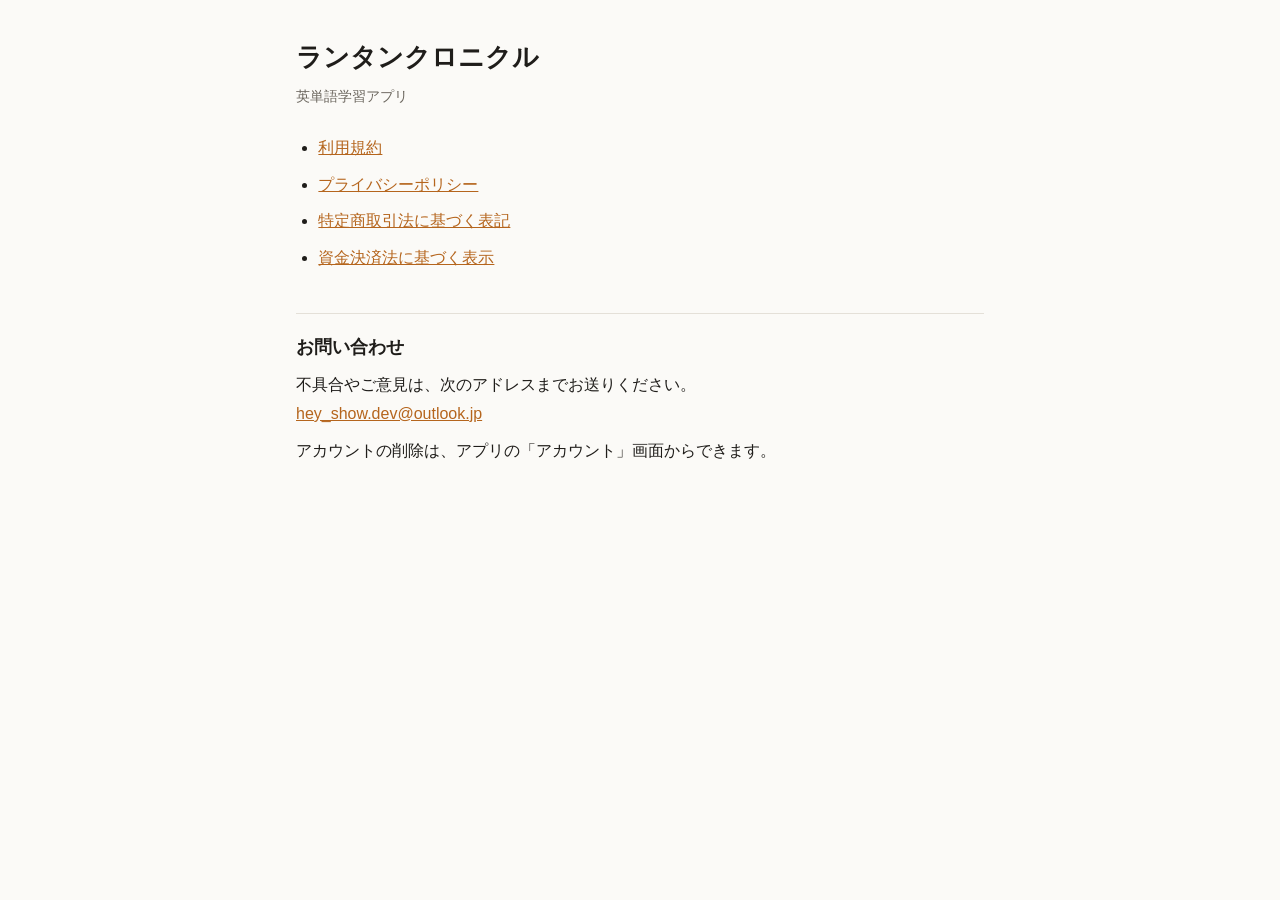
<file: index.html>
<!doctype html>
<html lang="ja">
<head>
<meta charset="utf-8">
<meta name="viewport" content="width=device-width, initial-scale=1">
<title>ランタンクロニクル サポート</title>
<link rel="stylesheet" href="style.css">
</head>
<body>
<main>
<h1>ランタンクロニクル</h1>
<p class="meta">英単語学習アプリ</p>
<ul>
  <li><a href="terms.html">利用規約</a></li>
  <li><a href="privacy.html">プライバシーポリシー</a></li>
  <li><a href="tokushoho.html">特定商取引法に基づく表記</a></li>
  <li><a href="shikin.html">資金決済法に基づく表示</a></li>
</ul>
<h2>お問い合わせ</h2>
<p>不具合やご意見は、次のアドレスまでお送りください。<br>
<a href="mailto:hey_show.dev@outlook.jp">hey_show.dev@outlook.jp</a></p>
<p>アカウントの削除は、アプリの「アカウント」画面からできます。</p>
</main>
</body>
</html>
</file>
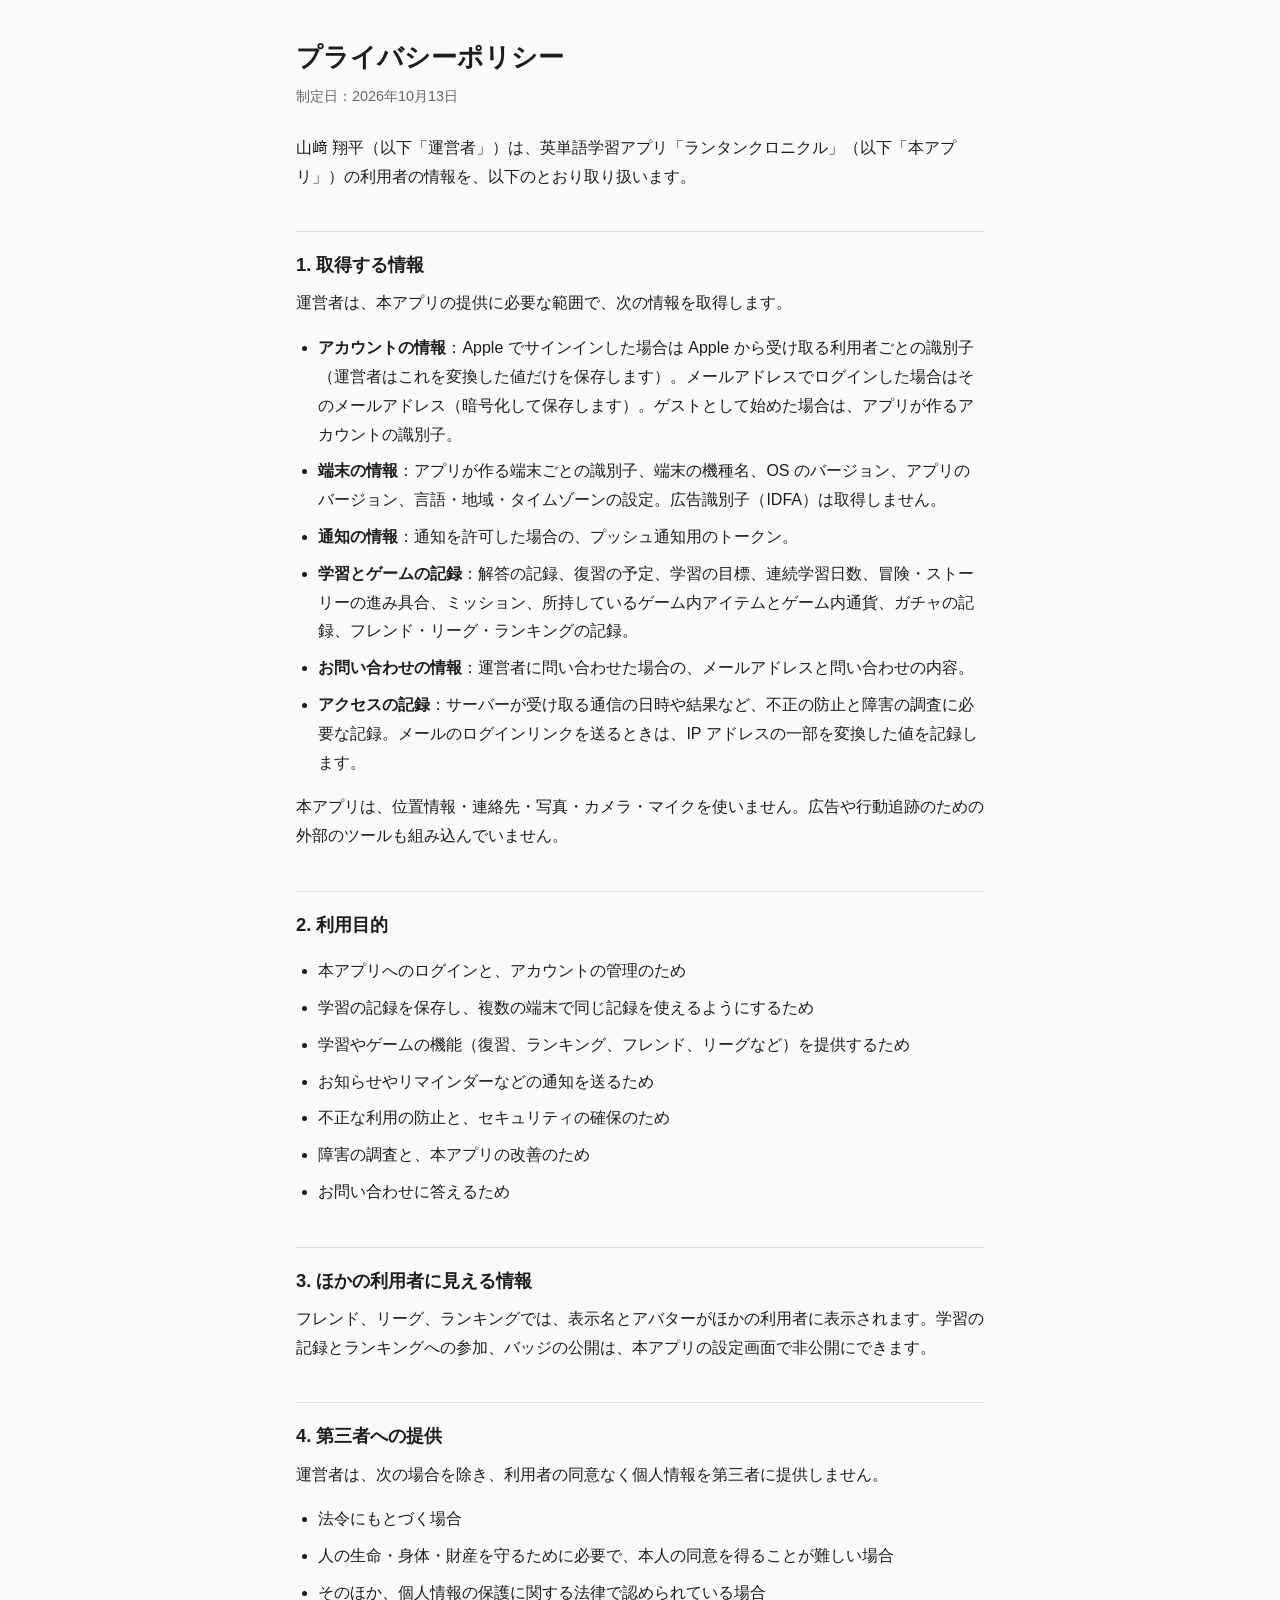
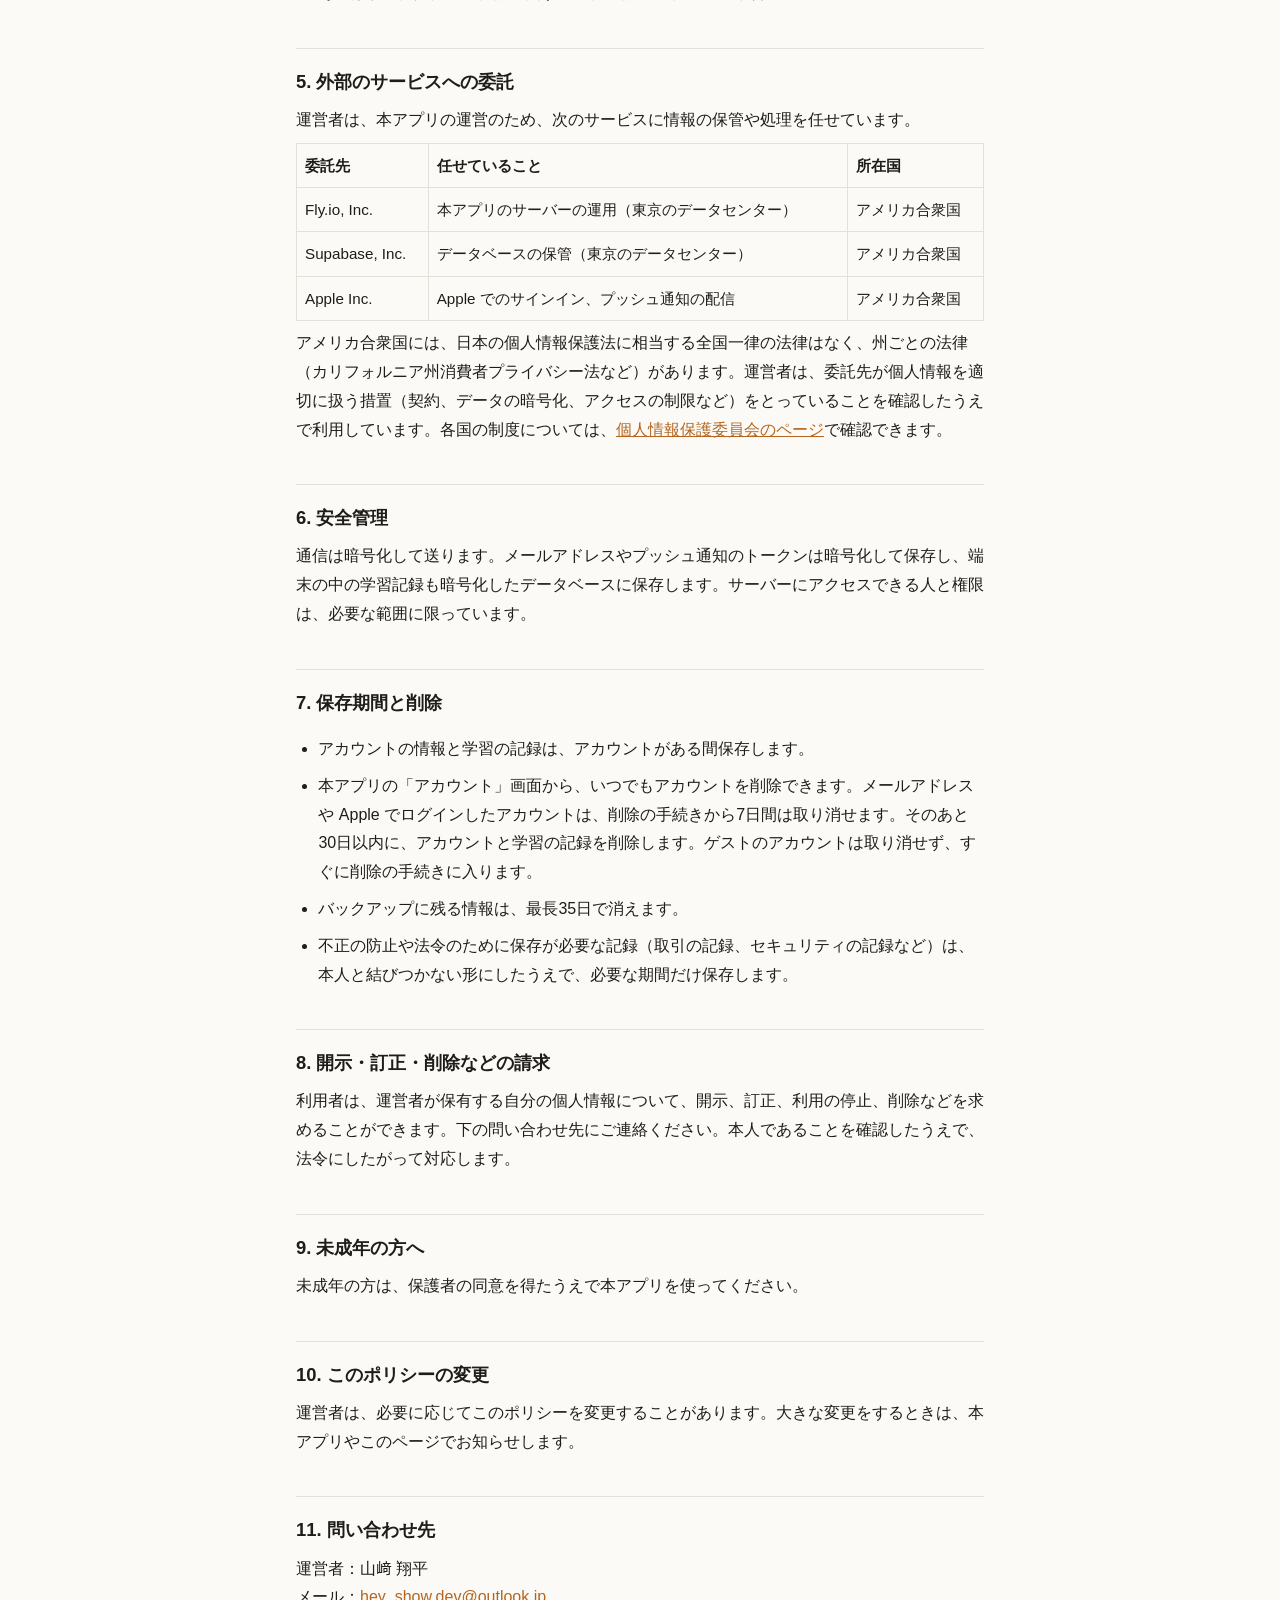
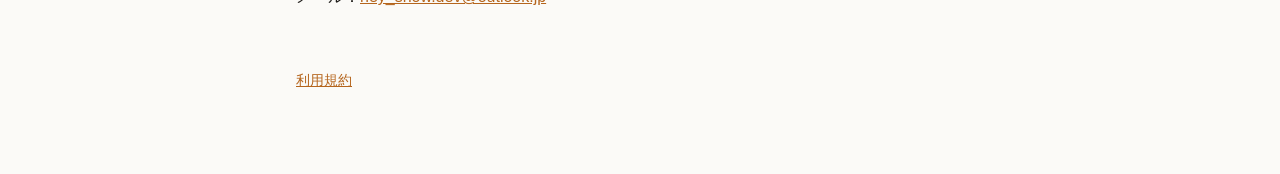
<file: privacy.html>
<!doctype html>
<html lang="ja">
<head>
<meta charset="utf-8">
<meta name="viewport" content="width=device-width, initial-scale=1">
<title>プライバシーポリシー</title>
<link rel="stylesheet" href="style.css">
</head>
<body>
<main>
<h1>プライバシーポリシー</h1>
<p class="meta">制定日：2026年10月13日</p>

<p>山﨑 翔平（以下「運営者」）は、英単語学習アプリ「ランタンクロニクル」（以下「本アプリ」）の利用者の情報を、以下のとおり取り扱います。</p>

<h2>1. 取得する情報</h2>
<p>運営者は、本アプリの提供に必要な範囲で、次の情報を取得します。</p>
<ul>
  <li><strong>アカウントの情報</strong>：Apple でサインインした場合は Apple から受け取る利用者ごとの識別子（運営者はこれを変換した値だけを保存します）。メールアドレスでログインした場合はそのメールアドレス（暗号化して保存します）。ゲストとして始めた場合は、アプリが作るアカウントの識別子。</li>
  <li><strong>端末の情報</strong>：アプリが作る端末ごとの識別子、端末の機種名、OS のバージョン、アプリのバージョン、言語・地域・タイムゾーンの設定。広告識別子（IDFA）は取得しません。</li>
  <li><strong>通知の情報</strong>：通知を許可した場合の、プッシュ通知用のトークン。</li>
  <li><strong>学習とゲームの記録</strong>：解答の記録、復習の予定、学習の目標、連続学習日数、冒険・ストーリーの進み具合、ミッション、所持しているゲーム内アイテムとゲーム内通貨、ガチャの記録、フレンド・リーグ・ランキングの記録。</li>
  <li><strong>お問い合わせの情報</strong>：運営者に問い合わせた場合の、メールアドレスと問い合わせの内容。</li>
  <li><strong>アクセスの記録</strong>：サーバーが受け取る通信の日時や結果など、不正の防止と障害の調査に必要な記録。メールのログインリンクを送るときは、IP アドレスの一部を変換した値を記録します。</li>
</ul>
<p>本アプリは、位置情報・連絡先・写真・カメラ・マイクを使いません。広告や行動追跡のための外部のツールも組み込んでいません。</p>

<h2>2. 利用目的</h2>
<ul>
  <li>本アプリへのログインと、アカウントの管理のため</li>
  <li>学習の記録を保存し、複数の端末で同じ記録を使えるようにするため</li>
  <li>学習やゲームの機能（復習、ランキング、フレンド、リーグなど）を提供するため</li>
  <li>お知らせやリマインダーなどの通知を送るため</li>
  <li>不正な利用の防止と、セキュリティの確保のため</li>
  <li>障害の調査と、本アプリの改善のため</li>
  <li>お問い合わせに答えるため</li>
</ul>

<h2>3. ほかの利用者に見える情報</h2>
<p>フレンド、リーグ、ランキングでは、表示名とアバターがほかの利用者に表示されます。学習の記録とランキングへの参加、バッジの公開は、本アプリの設定画面で非公開にできます。</p>

<h2>4. 第三者への提供</h2>
<p>運営者は、次の場合を除き、利用者の同意なく個人情報を第三者に提供しません。</p>
<ul>
  <li>法令にもとづく場合</li>
  <li>人の生命・身体・財産を守るために必要で、本人の同意を得ることが難しい場合</li>
  <li>そのほか、個人情報の保護に関する法律で認められている場合</li>
</ul>

<h2>5. 外部のサービスへの委託</h2>
<p>運営者は、本アプリの運営のため、次のサービスに情報の保管や処理を任せています。</p>
<table>
  <tr><th>委託先</th><th>任せていること</th><th>所在国</th></tr>
  <tr><td>Fly.io, Inc.</td><td>本アプリのサーバーの運用（東京のデータセンター）</td><td>アメリカ合衆国</td></tr>
  <tr><td>Supabase, Inc.</td><td>データベースの保管（東京のデータセンター）</td><td>アメリカ合衆国</td></tr>
  <tr><td>Apple Inc.</td><td>Apple でのサインイン、プッシュ通知の配信</td><td>アメリカ合衆国</td></tr>
</table>
<p>アメリカ合衆国には、日本の個人情報保護法に相当する全国一律の法律はなく、州ごとの法律（カリフォルニア州消費者プライバシー法など）があります。運営者は、委託先が個人情報を適切に扱う措置（契約、データの暗号化、アクセスの制限など）をとっていることを確認したうえで利用しています。各国の制度については、<a href="https://www.ppc.go.jp/personalinfo/legal/kaiseihogohou/#gaikoku" rel="noopener">個人情報保護委員会のページ</a>で確認できます。</p>

<h2>6. 安全管理</h2>
<p>通信は暗号化して送ります。メールアドレスやプッシュ通知のトークンは暗号化して保存し、端末の中の学習記録も暗号化したデータベースに保存します。サーバーにアクセスできる人と権限は、必要な範囲に限っています。</p>

<h2>7. 保存期間と削除</h2>
<ul>
  <li>アカウントの情報と学習の記録は、アカウントがある間保存します。</li>
  <li>本アプリの「アカウント」画面から、いつでもアカウントを削除できます。メールアドレスや Apple でログインしたアカウントは、削除の手続きから7日間は取り消せます。そのあと30日以内に、アカウントと学習の記録を削除します。ゲストのアカウントは取り消せず、すぐに削除の手続きに入ります。</li>
  <li>バックアップに残る情報は、最長35日で消えます。</li>
  <li>不正の防止や法令のために保存が必要な記録（取引の記録、セキュリティの記録など）は、本人と結びつかない形にしたうえで、必要な期間だけ保存します。</li>
</ul>

<h2>8. 開示・訂正・削除などの請求</h2>
<p>利用者は、運営者が保有する自分の個人情報について、開示、訂正、利用の停止、削除などを求めることができます。下の問い合わせ先にご連絡ください。本人であることを確認したうえで、法令にしたがって対応します。</p>

<h2>9. 未成年の方へ</h2>
<p>未成年の方は、保護者の同意を得たうえで本アプリを使ってください。</p>

<h2>10. このポリシーの変更</h2>
<p>運営者は、必要に応じてこのポリシーを変更することがあります。大きな変更をするときは、本アプリやこのページでお知らせします。</p>

<h2>11. 問い合わせ先</h2>
<p>運営者：山﨑 翔平<br>
メール：<a href="mailto:hey_show.dev@outlook.jp">hey_show.dev@outlook.jp</a></p>

<footer><a href="terms.html">利用規約</a></footer>
</main>
</body>
</html>
</file>
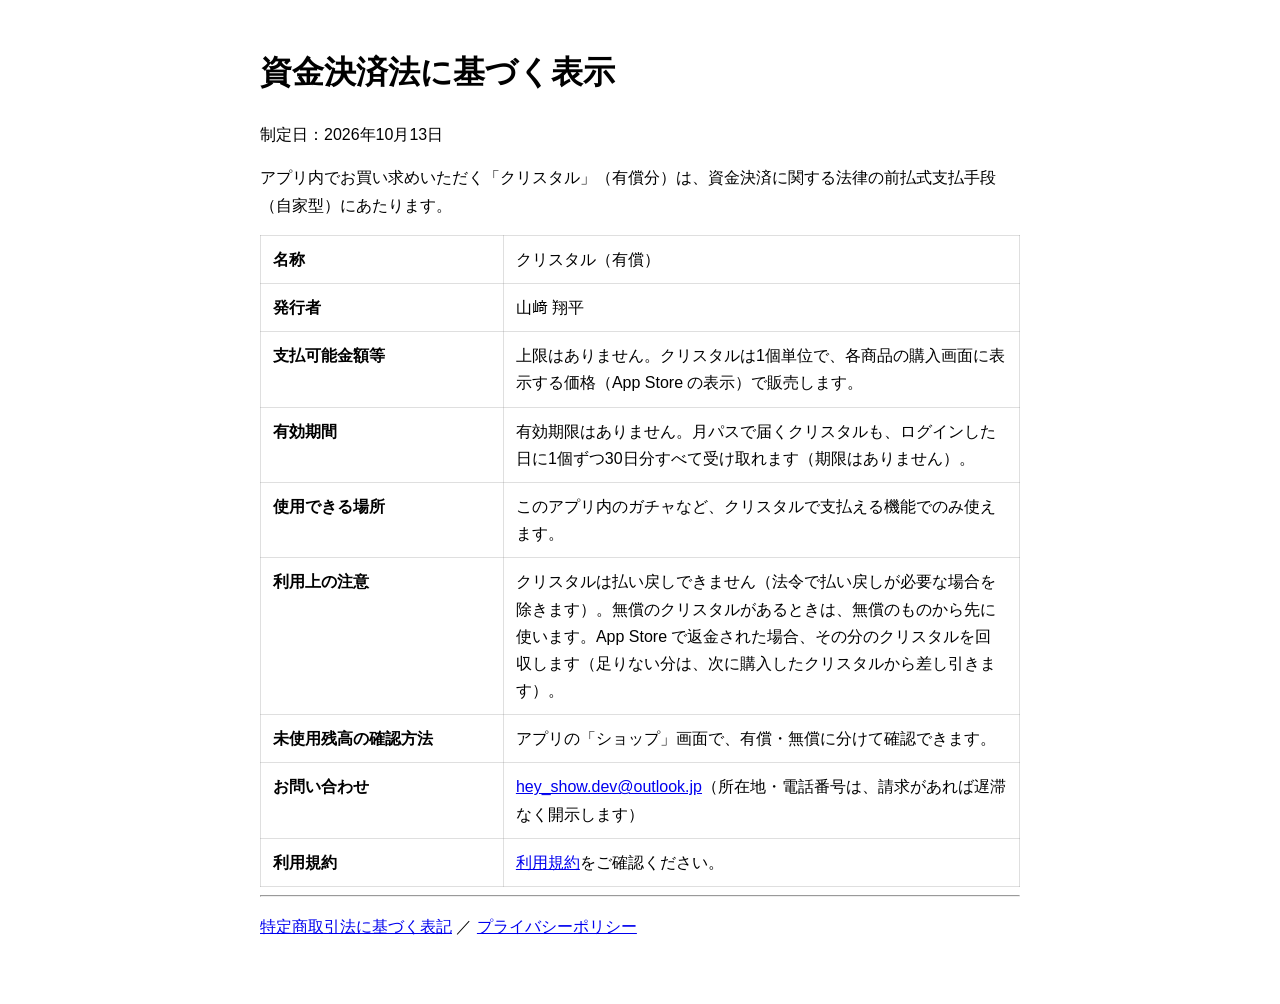
<file: shikin.html>
<!doctype html>
<html lang="ja">
<head>
<meta charset="utf-8">
<meta name="viewport" content="width=device-width, initial-scale=1">
<title>資金決済法に基づく表示</title>
<style>
  :root { color-scheme: light dark; }
  body { font-family: -apple-system, "Hiragino Sans", "Noto Sans JP", sans-serif; line-height: 1.7; max-width: 760px; margin: 0 auto; padding: 24px 16px 48px; }
  table { border-collapse: collapse; width: 100%; }
  th, td { border: 1px solid #8884; padding: 10px 12px; text-align: left; vertical-align: top; }
  th { width: 32%; font-weight: 600; }
</style>
</head>
<body>
<!--
  Draft for the lead. 資金決済法 第13条の表示義務は、基準日（3月31日・9月30日）の未使用残高が
  1,000万円を超えて自家型前払式支払手段の届出をした後に義務になる。それまでは任意の表示として掲げる。
  未使用残高は packages/database/scripts/report-prepaid-balance.ts（読み取り専用）で確認する。
-->
<h1>資金決済法に基づく表示</h1>
<p>制定日：2026年10月13日</p>
<p>アプリ内でお買い求めいただく「クリスタル」（有償分）は、資金決済に関する法律の前払式支払手段（自家型）にあたります。</p>

<table>
  <tr><th>名称</th><td>クリスタル（有償）</td></tr>
  <tr><th>発行者</th><td>山﨑 翔平</td></tr>
  <tr><th>支払可能金額等</th><td>上限はありません。クリスタルは1個単位で、各商品の購入画面に表示する価格（App Store の表示）で販売します。</td></tr>
  <tr><th>有効期間</th><td>有効期限はありません。月パスで届くクリスタルも、ログインした日に1個ずつ30日分すべて受け取れます（期限はありません）。</td></tr>
  <tr><th>使用できる場所</th><td>このアプリ内のガチャなど、クリスタルで支払える機能でのみ使えます。</td></tr>
  <tr><th>利用上の注意</th><td>
    クリスタルは払い戻しできません（法令で払い戻しが必要な場合を除きます）。無償のクリスタルがあるときは、無償のものから先に使います。App Store で返金された場合、その分のクリスタルを回収します（足りない分は、次に購入したクリスタルから差し引きます）。
  </td></tr>
  <tr><th>未使用残高の確認方法</th><td>アプリの「ショップ」画面で、有償・無償に分けて確認できます。</td></tr>
  <tr><th>お問い合わせ</th><td><a href="mailto:hey_show.dev@outlook.jp">hey_show.dev@outlook.jp</a>（所在地・電話番号は、請求があれば遅滞なく開示します）</td></tr>
  <tr><th>利用規約</th><td><a href="terms.html">利用規約</a>をご確認ください。</td></tr>
</table>

<hr>
<p><a href="tokushoho.html">特定商取引法に基づく表記</a> ／ <a href="privacy.html">プライバシーポリシー</a></p>
</body>
</html>
</file>
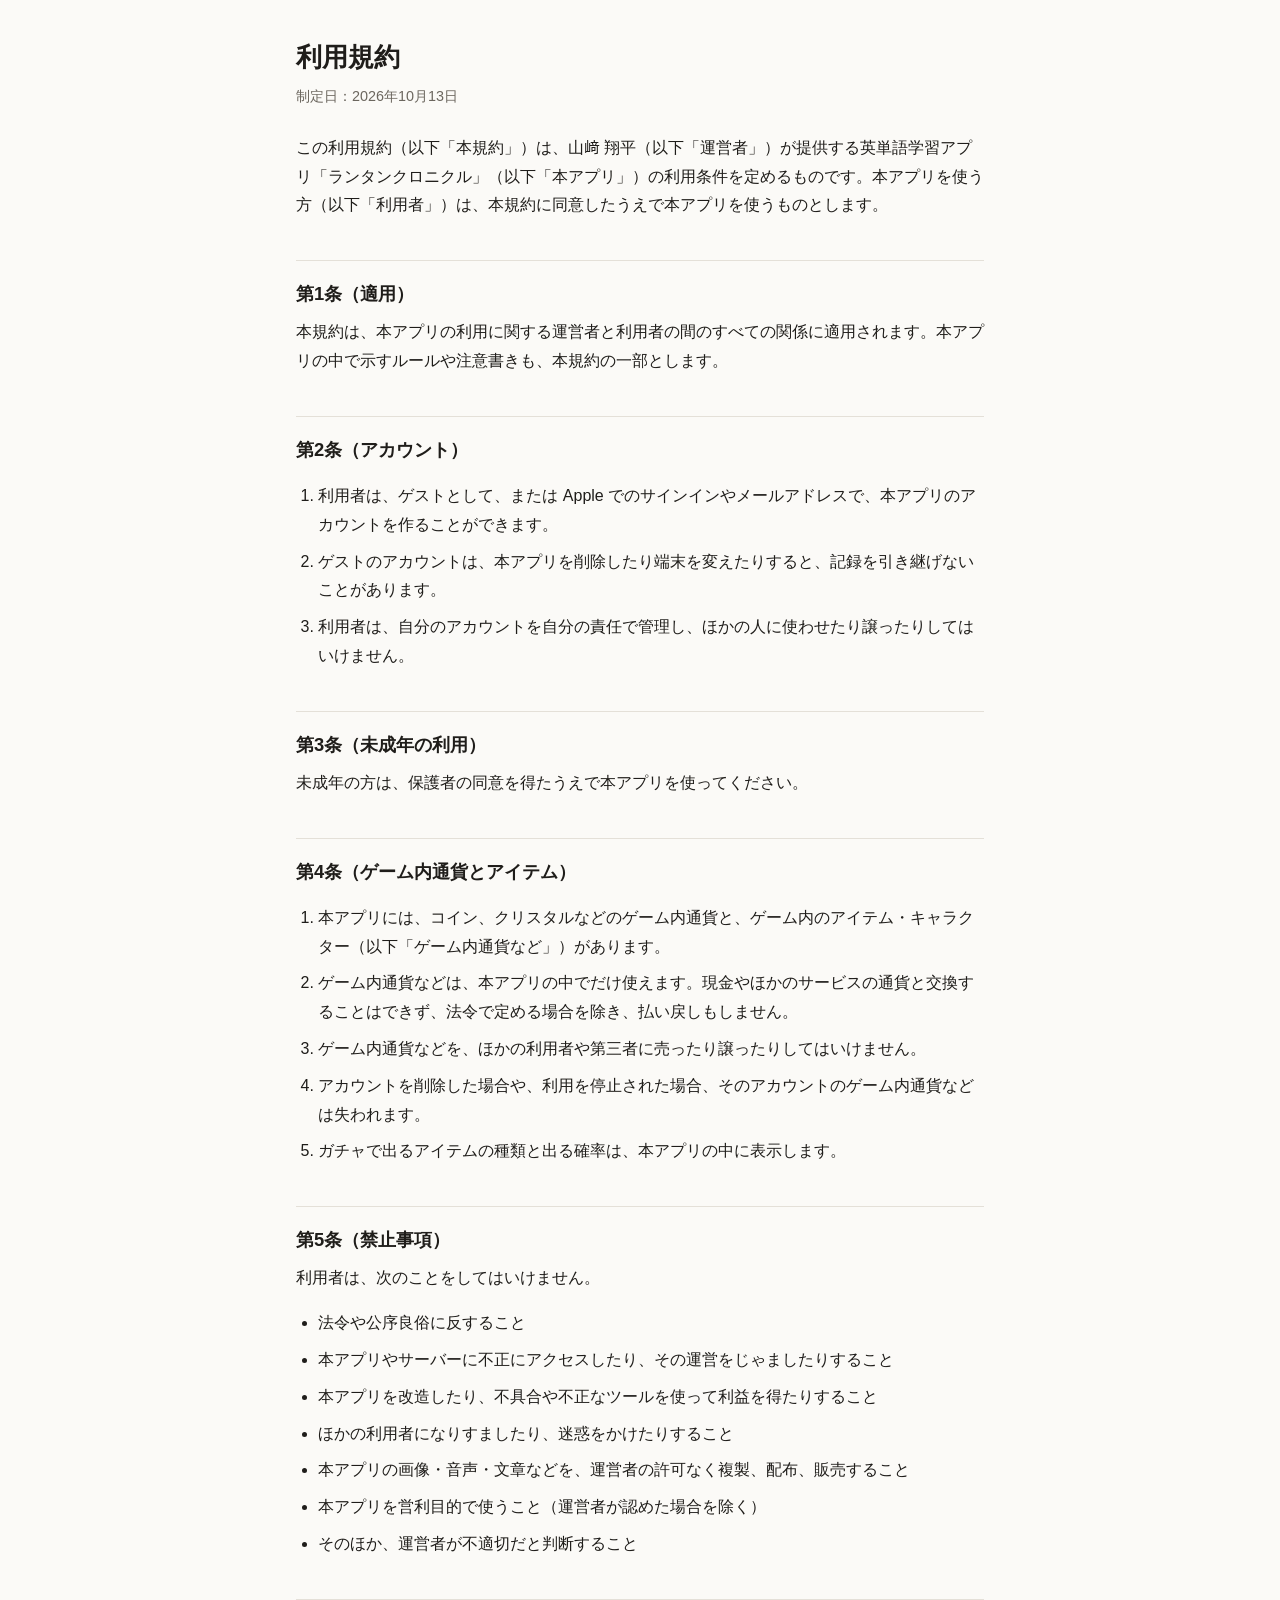
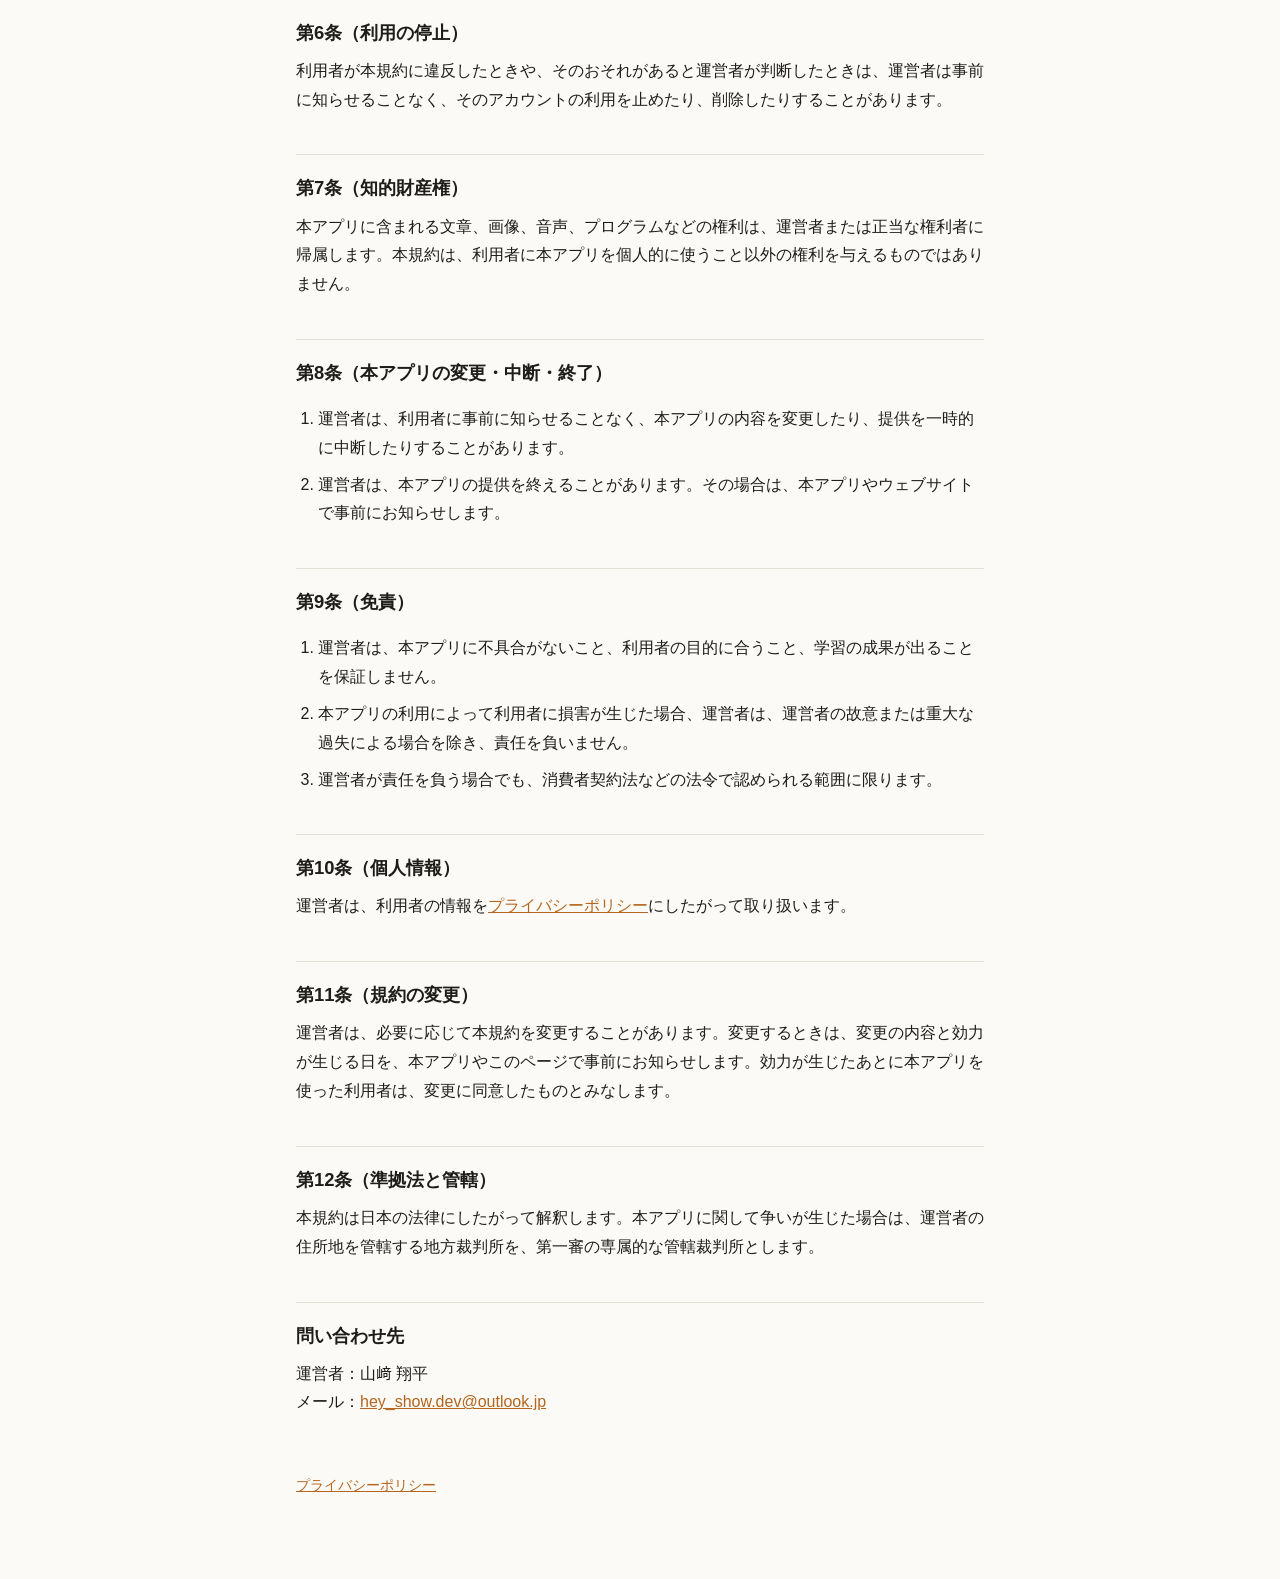
<file: terms.html>
<!doctype html>
<html lang="ja">
<head>
<meta charset="utf-8">
<meta name="viewport" content="width=device-width, initial-scale=1">
<title>利用規約</title>
<link rel="stylesheet" href="style.css">
</head>
<body>
<main>
<h1>利用規約</h1>
<p class="meta">制定日：2026年10月13日</p>

<p>この利用規約（以下「本規約」）は、山﨑 翔平（以下「運営者」）が提供する英単語学習アプリ「ランタンクロニクル」（以下「本アプリ」）の利用条件を定めるものです。本アプリを使う方（以下「利用者」）は、本規約に同意したうえで本アプリを使うものとします。</p>

<h2>第1条（適用）</h2>
<p>本規約は、本アプリの利用に関する運営者と利用者の間のすべての関係に適用されます。本アプリの中で示すルールや注意書きも、本規約の一部とします。</p>

<h2>第2条（アカウント）</h2>
<ol>
  <li>利用者は、ゲストとして、または Apple でのサインインやメールアドレスで、本アプリのアカウントを作ることができます。</li>
  <li>ゲストのアカウントは、本アプリを削除したり端末を変えたりすると、記録を引き継げないことがあります。</li>
  <li>利用者は、自分のアカウントを自分の責任で管理し、ほかの人に使わせたり譲ったりしてはいけません。</li>
</ol>

<h2>第3条（未成年の利用）</h2>
<p>未成年の方は、保護者の同意を得たうえで本アプリを使ってください。</p>

<h2>第4条（ゲーム内通貨とアイテム）</h2>
<ol>
  <li>本アプリには、コイン、クリスタルなどのゲーム内通貨と、ゲーム内のアイテム・キャラクター（以下「ゲーム内通貨など」）があります。</li>
  <li>ゲーム内通貨などは、本アプリの中でだけ使えます。現金やほかのサービスの通貨と交換することはできず、法令で定める場合を除き、払い戻しもしません。</li>
  <li>ゲーム内通貨などを、ほかの利用者や第三者に売ったり譲ったりしてはいけません。</li>
  <li>アカウントを削除した場合や、利用を停止された場合、そのアカウントのゲーム内通貨などは失われます。</li>
  <li>ガチャで出るアイテムの種類と出る確率は、本アプリの中に表示します。</li>
</ol>

<h2>第5条（禁止事項）</h2>
<p>利用者は、次のことをしてはいけません。</p>
<ul>
  <li>法令や公序良俗に反すること</li>
  <li>本アプリやサーバーに不正にアクセスしたり、その運営をじゃましたりすること</li>
  <li>本アプリを改造したり、不具合や不正なツールを使って利益を得たりすること</li>
  <li>ほかの利用者になりすましたり、迷惑をかけたりすること</li>
  <li>本アプリの画像・音声・文章などを、運営者の許可なく複製、配布、販売すること</li>
  <li>本アプリを営利目的で使うこと（運営者が認めた場合を除く）</li>
  <li>そのほか、運営者が不適切だと判断すること</li>
</ul>

<h2>第6条（利用の停止）</h2>
<p>利用者が本規約に違反したときや、そのおそれがあると運営者が判断したときは、運営者は事前に知らせることなく、そのアカウントの利用を止めたり、削除したりすることがあります。</p>

<h2>第7条（知的財産権）</h2>
<p>本アプリに含まれる文章、画像、音声、プログラムなどの権利は、運営者または正当な権利者に帰属します。本規約は、利用者に本アプリを個人的に使うこと以外の権利を与えるものではありません。</p>

<h2>第8条（本アプリの変更・中断・終了）</h2>
<ol>
  <li>運営者は、利用者に事前に知らせることなく、本アプリの内容を変更したり、提供を一時的に中断したりすることがあります。</li>
  <li>運営者は、本アプリの提供を終えることがあります。その場合は、本アプリやウェブサイトで事前にお知らせします。</li>
</ol>

<h2>第9条（免責）</h2>
<ol>
  <li>運営者は、本アプリに不具合がないこと、利用者の目的に合うこと、学習の成果が出ることを保証しません。</li>
  <li>本アプリの利用によって利用者に損害が生じた場合、運営者は、運営者の故意または重大な過失による場合を除き、責任を負いません。</li>
  <li>運営者が責任を負う場合でも、消費者契約法などの法令で認められる範囲に限ります。</li>
</ol>

<h2>第10条（個人情報）</h2>
<p>運営者は、利用者の情報を<a href="privacy.html">プライバシーポリシー</a>にしたがって取り扱います。</p>

<h2>第11条（規約の変更）</h2>
<p>運営者は、必要に応じて本規約を変更することがあります。変更するときは、変更の内容と効力が生じる日を、本アプリやこのページで事前にお知らせします。効力が生じたあとに本アプリを使った利用者は、変更に同意したものとみなします。</p>

<h2>第12条（準拠法と管轄）</h2>
<p>本規約は日本の法律にしたがって解釈します。本アプリに関して争いが生じた場合は、運営者の住所地を管轄する地方裁判所を、第一審の専属的な管轄裁判所とします。</p>

<h2>問い合わせ先</h2>
<p>運営者：山﨑 翔平<br>
メール：<a href="mailto:hey_show.dev@outlook.jp">hey_show.dev@outlook.jp</a></p>

<footer><a href="privacy.html">プライバシーポリシー</a></footer>
</main>
</body>
</html>
</file>
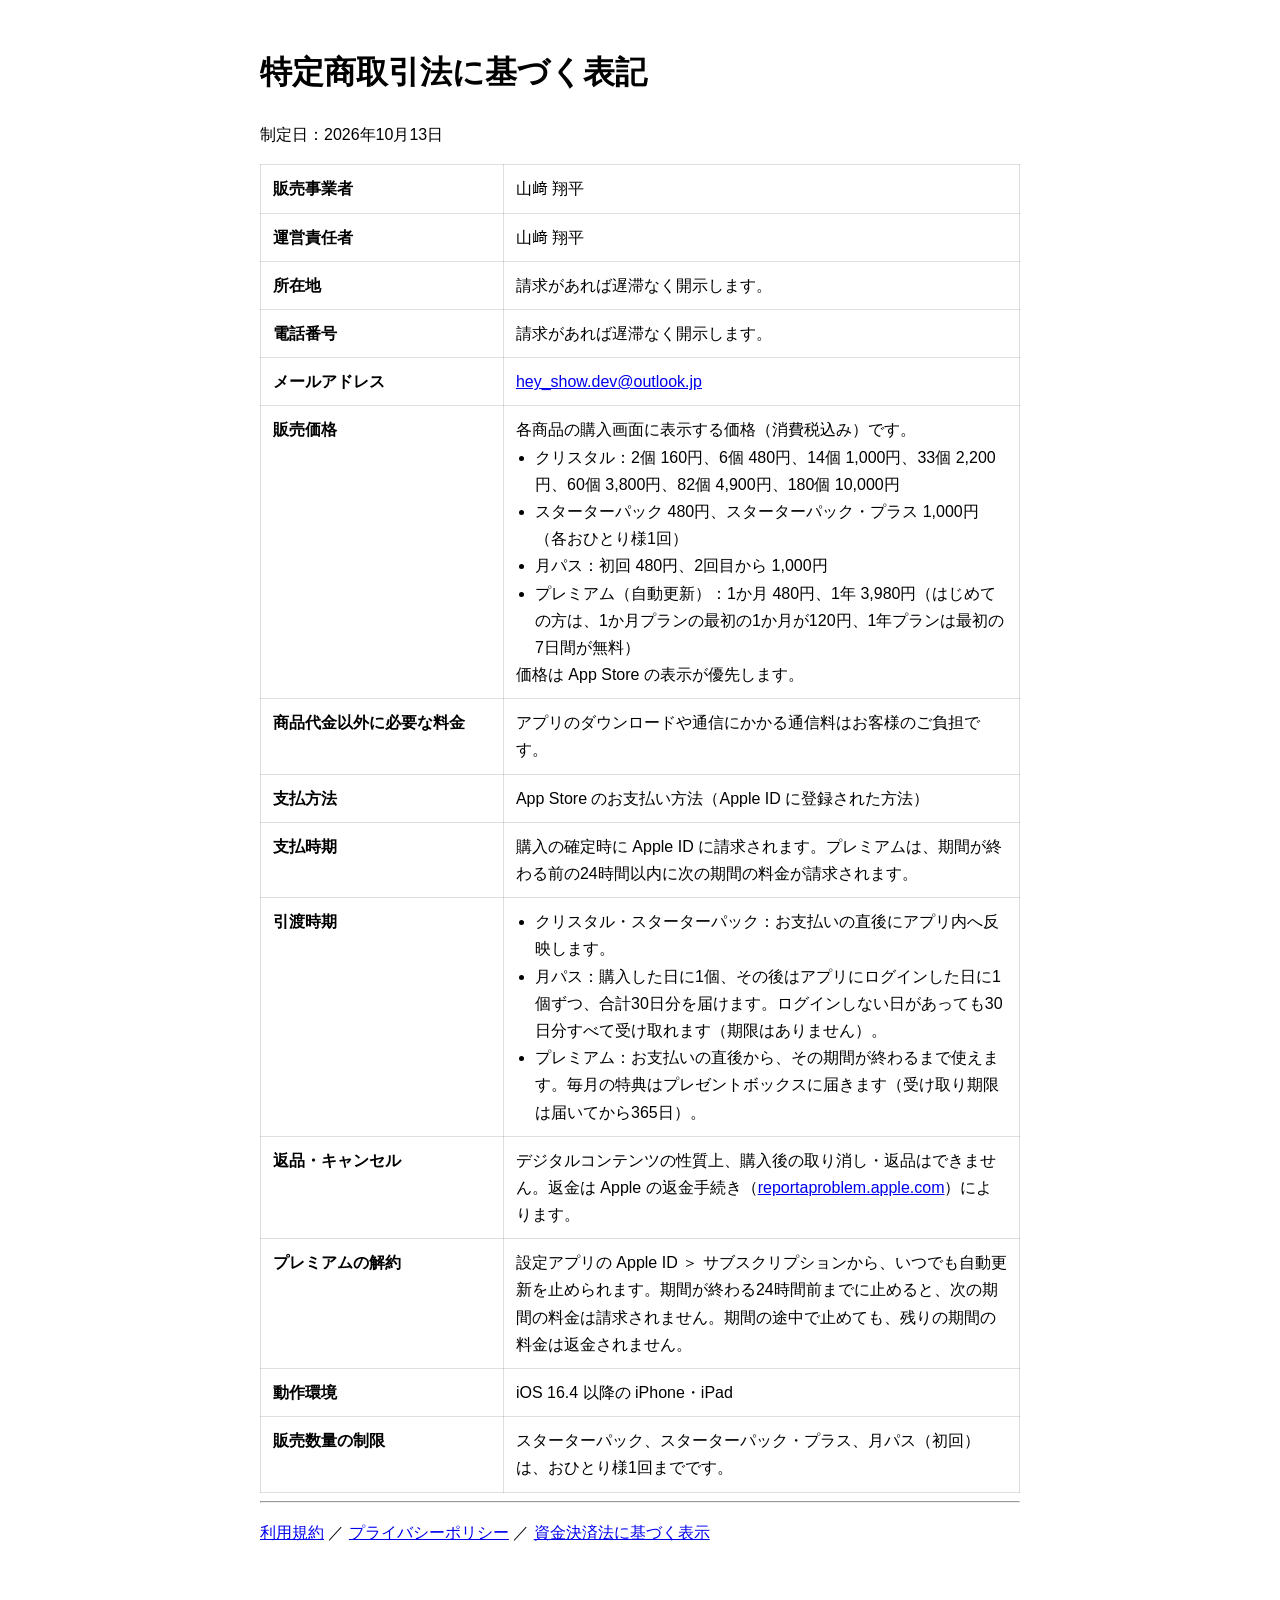
<file: tokushoho.html>
<!doctype html>
<html lang="ja">
<head>
<meta charset="utf-8">
<meta name="viewport" content="width=device-width, initial-scale=1">
<title>特定商取引法に基づく表記</title>
<style>
  :root { color-scheme: light dark; }
  body { font-family: -apple-system, "Hiragino Sans", "Noto Sans JP", sans-serif; line-height: 1.7; max-width: 760px; margin: 0 auto; padding: 24px 16px 48px; }
  table { border-collapse: collapse; width: 100%; }
  th, td { border: 1px solid #8884; padding: 10px 12px; text-align: left; vertical-align: top; }
  th { width: 32%; font-weight: 600; }
  td ul { margin: 0; padding-left: 1.2em; }
</style>
</head>
<body>
<h1>特定商取引法に基づく表記</h1>
<p>制定日：2026年10月13日</p>

<table>
  <tr><th>販売事業者</th><td>山﨑 翔平</td></tr>
  <tr><th>運営責任者</th><td>山﨑 翔平</td></tr>
  <tr><th>所在地</th><td>請求があれば遅滞なく開示します。</td></tr>
  <tr><th>電話番号</th><td>請求があれば遅滞なく開示します。</td></tr>
  <tr><th>メールアドレス</th><td><a href="mailto:hey_show.dev@outlook.jp">hey_show.dev@outlook.jp</a></td></tr>
  <tr><th>販売価格</th><td>各商品の購入画面に表示する価格（消費税込み）です。
    <ul>
      <li>クリスタル：2個 160円、6個 480円、14個 1,000円、33個 2,200円、60個 3,800円、82個 4,900円、180個 10,000円</li>
      <li>スターターパック 480円、スターターパック・プラス 1,000円（各おひとり様1回）</li>
      <li>月パス：初回 480円、2回目から 1,000円</li>
      <li>プレミアム（自動更新）：1か月 480円、1年 3,980円（はじめての方は、1か月プランの最初の1か月が120円、1年プランは最初の7日間が無料）</li>
    </ul>
    価格は App Store の表示が優先します。</td></tr>
  <tr><th>商品代金以外に必要な料金</th><td>アプリのダウンロードや通信にかかる通信料はお客様のご負担です。</td></tr>
  <tr><th>支払方法</th><td>App Store のお支払い方法（Apple ID に登録された方法）</td></tr>
  <tr><th>支払時期</th><td>購入の確定時に Apple ID に請求されます。プレミアムは、期間が終わる前の24時間以内に次の期間の料金が請求されます。</td></tr>
  <tr><th>引渡時期</th><td>
    <ul>
      <li>クリスタル・スターターパック：お支払いの直後にアプリ内へ反映します。</li>
      <li>月パス：購入した日に1個、その後はアプリにログインした日に1個ずつ、合計30日分を届けます。ログインしない日があっても30日分すべて受け取れます（期限はありません）。</li>
      <li>プレミアム：お支払いの直後から、その期間が終わるまで使えます。毎月の特典はプレゼントボックスに届きます（受け取り期限は届いてから365日）。</li>
    </ul></td></tr>
  <tr><th>返品・キャンセル</th><td>デジタルコンテンツの性質上、購入後の取り消し・返品はできません。返金は Apple の返金手続き（<a href="https://reportaproblem.apple.com/">reportaproblem.apple.com</a>）によります。</td></tr>
  <tr><th>プレミアムの解約</th><td>設定アプリの Apple ID ＞ サブスクリプションから、いつでも自動更新を止められます。期間が終わる24時間前までに止めると、次の期間の料金は請求されません。期間の途中で止めても、残りの期間の料金は返金されません。</td></tr>
  <tr><th>動作環境</th><td>iOS 16.4 以降の iPhone・iPad</td></tr>
  <tr><th>販売数量の制限</th><td>スターターパック、スターターパック・プラス、月パス（初回）は、おひとり様1回までです。</td></tr>
</table>

<hr>
<p><a href="terms.html">利用規約</a> ／ <a href="privacy.html">プライバシーポリシー</a> ／ <a href="shikin.html">資金決済法に基づく表示</a></p>
</body>
</html>
</file>
<file: style.css>
:root {
  --bg: #fbfaf7;
  --text: #1f1d1a;
  --muted: #6b665e;
  --line: #e4e0d8;
  --accent: #b5651d;
}
@media (prefers-color-scheme: dark) {
  :root {
    --bg: #17161a;
    --text: #ecebe8;
    --muted: #a19d96;
    --line: #2f2d33;
    --accent: #f0a35e;
  }
}
* { box-sizing: border-box; }
body {
  margin: 0;
  background: var(--bg);
  color: var(--text);
  font-family: -apple-system, BlinkMacSystemFont, "Hiragino Sans", "Hiragino Kaku Gothic ProN", "Noto Sans JP", sans-serif;
  line-height: 1.8;
  font-size: 16px;
}
main { max-width: 720px; margin: 0 auto; padding: 40px 16px 80px; }
h1 { font-size: 1.6rem; line-height: 1.4; margin: 0 0 8px; }
h2 { font-size: 1.15rem; margin: 40px 0 8px; padding-top: 16px; border-top: 1px solid var(--line); }
p, li { margin: 8px 0; }
ul, ol { padding-left: 1.4em; }
.meta { color: var(--muted); font-size: 0.9rem; margin-bottom: 24px; }
a { color: var(--accent); }
table { border-collapse: collapse; width: 100%; font-size: 0.95rem; }
th, td { border: 1px solid var(--line); padding: 8px; text-align: left; vertical-align: top; }
footer { margin-top: 56px; color: var(--muted); font-size: 0.9rem; }
</file>
